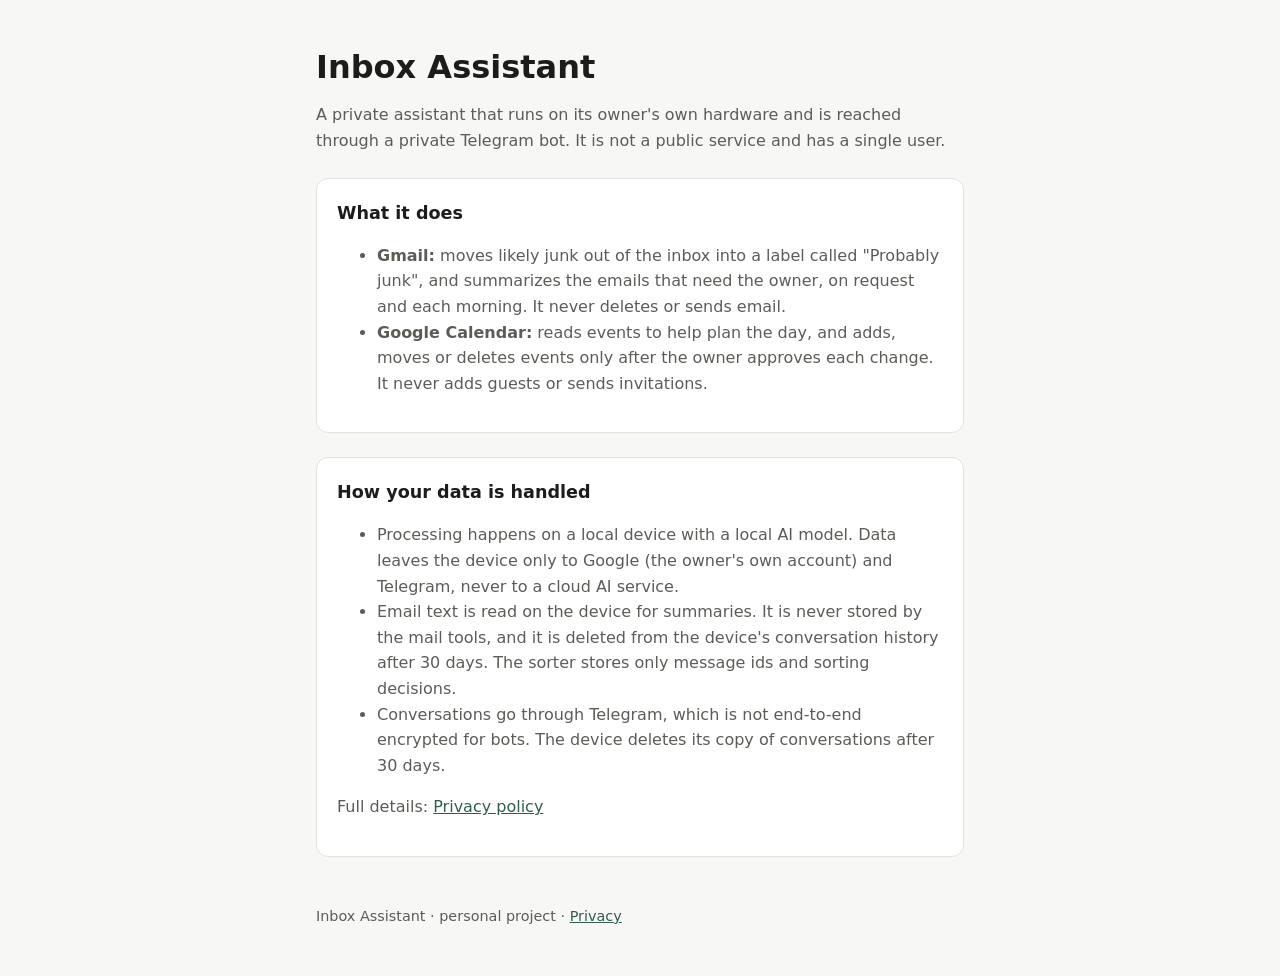
<file: index.html>
<!doctype html>
<html lang="en">
<head>
<meta charset="utf-8"><meta name="viewport" content="width=device-width,initial-scale=1">
<title>Inbox Assistant</title>
<meta name="description" content="A private, self-hosted assistant that sorts and summarizes Gmail and, with its owner's approval, edits Google Calendar.">
<link rel="stylesheet" href="style.css">
</head>
<body>
<main>
  <h1>Inbox Assistant</h1>
  <p>A private assistant that runs on its owner's own hardware and is reached through a private Telegram bot. It is not a public service and has a single user.</p>

  <div class="card">
    <h2 style="margin-top:0">What it does</h2>
    <ul>
      <li><strong>Gmail:</strong> moves likely junk out of the inbox into a label called "Probably junk", and summarizes the emails that need the owner, on request and each morning. It never deletes or sends email.</li>
      <li><strong>Google Calendar:</strong> reads events to help plan the day, and adds, moves or deletes events only after the owner approves each change. It never adds guests or sends invitations.</li>
    </ul>
  </div>

  <div class="card">
    <h2 style="margin-top:0">How your data is handled</h2>
    <ul>
      <li>Processing happens on a local device with a local AI model. Data leaves the device only to Google (the owner's own account) and Telegram, never to a cloud AI service.</li>
      <li>Email text is read on the device for summaries. It is never stored by the mail tools, and it is deleted from the device's conversation history after 30 days. The sorter stores only message ids and sorting decisions.</li>
      <li>Conversations go through Telegram, which is not end-to-end encrypted for bots. The device deletes its copy of conversations after 30 days.</li>
    </ul>
    <p>Full details: <a href="privacy.html">Privacy policy</a></p>
  </div>

  <footer>Inbox Assistant · personal project · <a href="privacy.html">Privacy</a></footer>
</main>
</body>
</html>
</file>
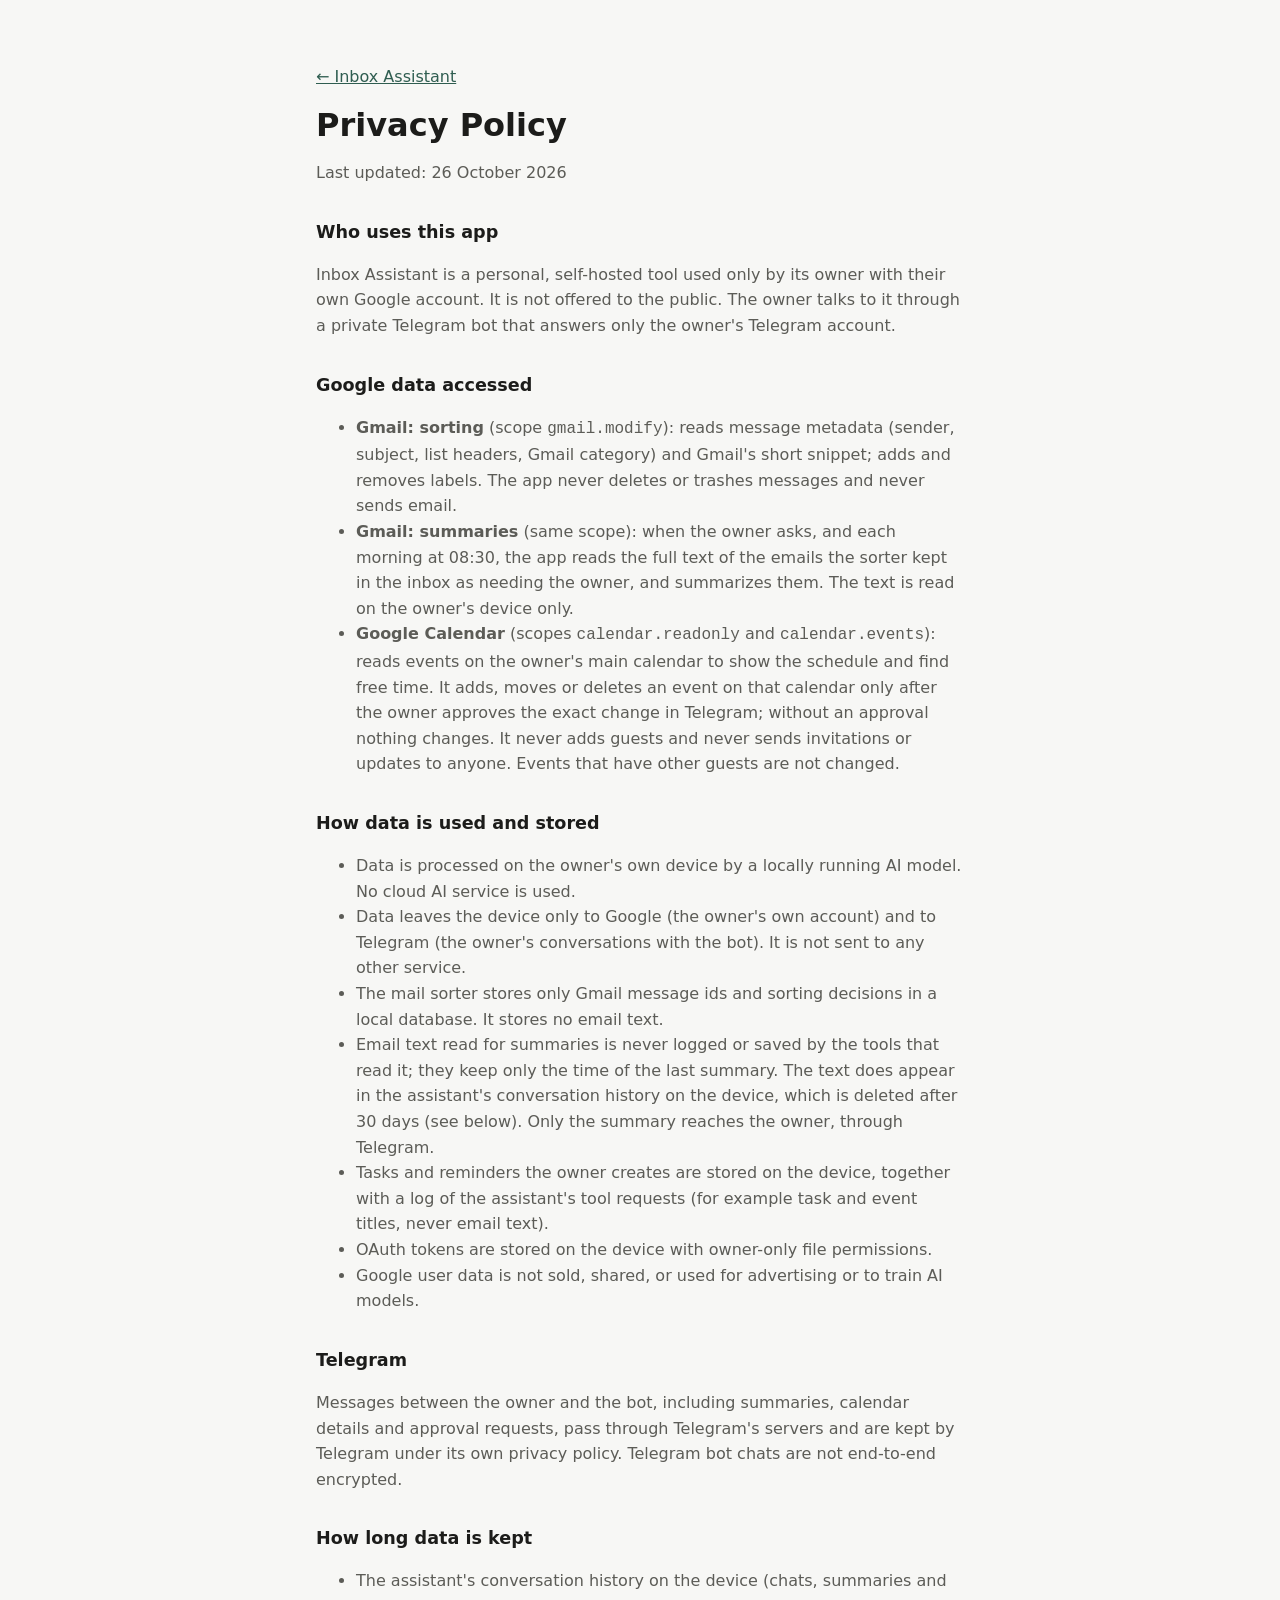
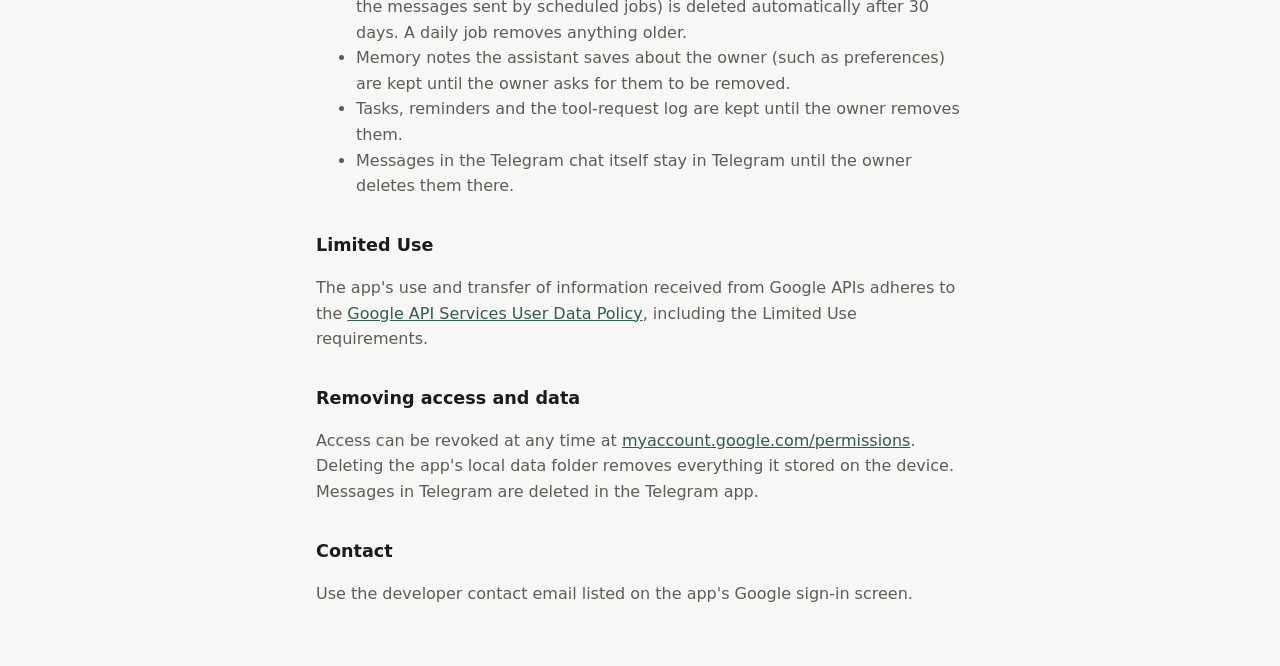
<file: privacy.html>
<!doctype html>
<html lang="en">
<head>
<meta charset="utf-8"><meta name="viewport" content="width=device-width,initial-scale=1">
<title>Privacy Policy</title>
<meta name="description" content="Privacy policy for Inbox Assistant.">
<link rel="stylesheet" href="style.css">
</head>
<body>
<main>
  <p><a href="./">← Inbox Assistant</a></p>
  <h1>Privacy Policy</h1>
  <p>Last updated: 26 October 2026</p>

  <h2>Who uses this app</h2>
  <p>Inbox Assistant is a personal, self-hosted tool used only by its owner with their own Google account. It is not offered to the public. The owner talks to it through a private Telegram bot that answers only the owner's Telegram account.</p>

  <h2>Google data accessed</h2>
  <ul>
    <li><strong>Gmail: sorting</strong> (scope <code>gmail.modify</code>): reads message metadata (sender, subject, list headers, Gmail category) and Gmail's short snippet; adds and removes labels. The app never deletes or trashes messages and never sends email.</li>
    <li><strong>Gmail: summaries</strong> (same scope): when the owner asks, and each morning at 08:30, the app reads the full text of the emails the sorter kept in the inbox as needing the owner, and summarizes them. The text is read on the owner's device only.</li>
    <li><strong>Google Calendar</strong> (scopes <code>calendar.readonly</code> and <code>calendar.events</code>): reads events on the owner's main calendar to show the schedule and find free time. It adds, moves or deletes an event on that calendar only after the owner approves the exact change in Telegram; without an approval nothing changes. It never adds guests and never sends invitations or updates to anyone. Events that have other guests are not changed.</li>
  </ul>

  <h2>How data is used and stored</h2>
  <ul>
    <li>Data is processed on the owner's own device by a locally running AI model. No cloud AI service is used.</li>
    <li>Data leaves the device only to Google (the owner's own account) and to Telegram (the owner's conversations with the bot). It is not sent to any other service.</li>
    <li>The mail sorter stores only Gmail message ids and sorting decisions in a local database. It stores no email text.</li>
    <li>Email text read for summaries is never logged or saved by the tools that read it; they keep only the time of the last summary. The text does appear in the assistant's conversation history on the device, which is deleted after 30 days (see below). Only the summary reaches the owner, through Telegram.</li>
    <li>Tasks and reminders the owner creates are stored on the device, together with a log of the assistant's tool requests (for example task and event titles, never email text).</li>
    <li>OAuth tokens are stored on the device with owner-only file permissions.</li>
    <li>Google user data is not sold, shared, or used for advertising or to train AI models.</li>
  </ul>

  <h2>Telegram</h2>
  <p>Messages between the owner and the bot, including summaries, calendar details and approval requests, pass through Telegram's servers and are kept by Telegram under its own privacy policy. Telegram bot chats are not end-to-end encrypted.</p>

  <h2>How long data is kept</h2>
  <ul>
    <li>The assistant's conversation history on the device (chats, summaries and the messages sent by scheduled jobs) is deleted automatically after 30 days. A daily job removes anything older.</li>
    <li>Memory notes the assistant saves about the owner (such as preferences) are kept until the owner asks for them to be removed.</li>
    <li>Tasks, reminders and the tool-request log are kept until the owner removes them.</li>
    <li>Messages in the Telegram chat itself stay in Telegram until the owner deletes them there.</li>
  </ul>

  <h2>Limited Use</h2>
  <p>The app's use and transfer of information received from Google APIs adheres to the <a href="https://developers.google.com/terms/api-services-user-data-policy">Google API Services User Data Policy</a>, including the Limited Use requirements.</p>

  <h2>Removing access and data</h2>
  <p>Access can be revoked at any time at <a href="https://myaccount.google.com/permissions">myaccount.google.com/permissions</a>. Deleting the app's local data folder removes everything it stored on the device. Messages in Telegram are deleted in the Telegram app.</p>

  <h2>Contact</h2>
  <p>Use the developer contact email listed on the app's Google sign-in screen.</p>
</main>
</body>
</html>
</file>
<file: style.css>
:root{--bg:#f7f7f5;--fg:#1c1c1a;--muted:#5c5c57;--card:#fff;--line:#e2e2dc;--accent:#2f5d50}
@media (prefers-color-scheme:dark){:root:not([data-theme="light"]){--bg:#151614;--fg:#ececE8;--muted:#a3a39c;--card:#1e1f1c;--line:#30312d;--accent:#8cc5b2}}
:root[data-theme="dark"]{--bg:#151614;--fg:#ececE8;--muted:#a3a39c;--card:#1e1f1c;--line:#30312d;--accent:#8cc5b2}
*{box-sizing:border-box}
body{margin:0;background:var(--bg);color:var(--fg);font:16px/1.6 system-ui,-apple-system,"Segoe UI",sans-serif}
main{max-width:680px;margin:0 auto;padding:48px 16px}
h1{font-size:2rem;line-height:1.2;margin:0 0 8px}
h2{font-size:1.1rem;margin:32px 0 8px}
p,li{color:var(--muted)}
a{color:var(--accent)}
.card{background:var(--card);border:1px solid var(--line);border-radius:12px;padding:20px;margin-top:24px}
footer{margin-top:48px;font-size:.9rem;color:var(--muted)}
</file>
